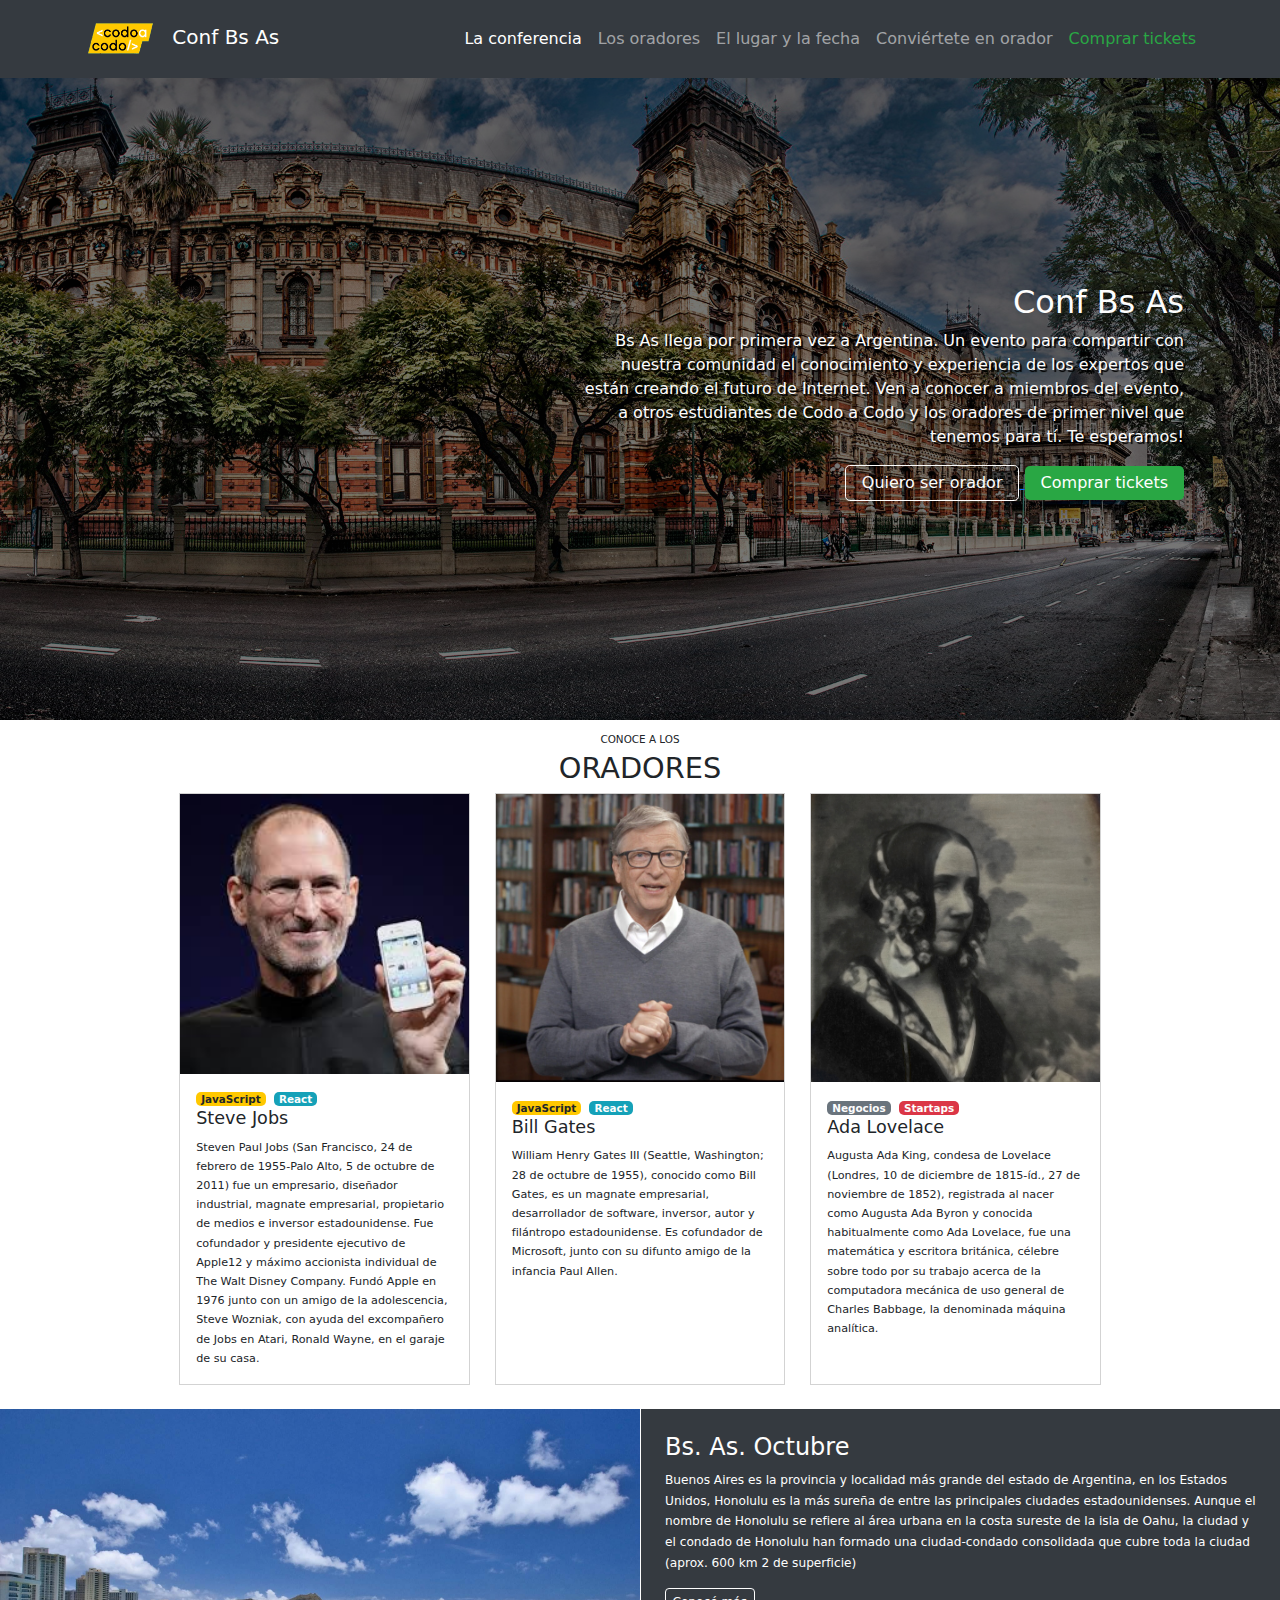
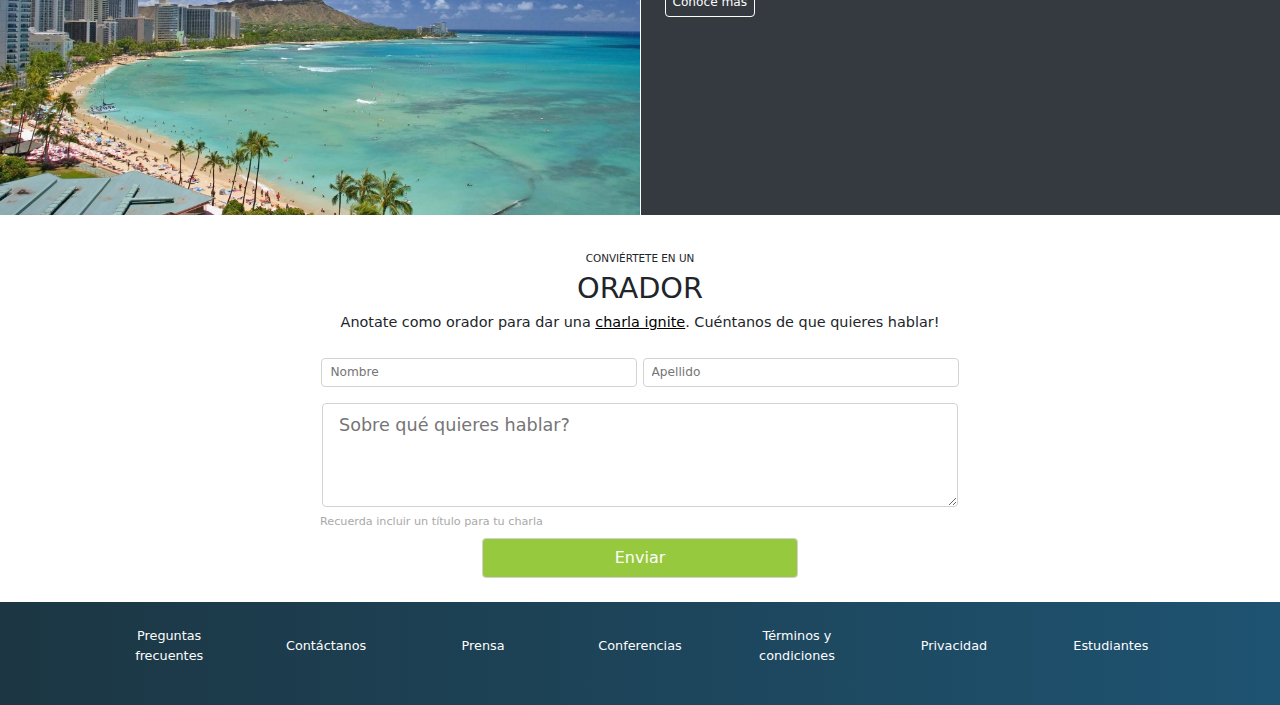
<file: index.html>
<!DOCTYPE html>
<html lang="es" style="">
   
    <head>
        <meta http-equiv="content-type" content="text/html; charset=UTF-8">
        <meta charset="UTF-8">
        <meta name="viewport" content="width=device-width, initial-scale=1.0">
        <link rel="icon" type="image/png" href="img/bsasicon.png">
        <link href="/bootstrap.min.css" rel="stylesheet" integrity="sha384-GLhlTQ8iRABdZLl6O3oVMWSktQOp6b7In1Zl3/Jr59b6EGGoI1aFkw7cmDA6j6gD" crossorigin="anonymous">
        <link rel="stylesheet" href="/styles.css">
        <title>Conf Bs As - Codo a Codo</title>
        <link rel="stylesheet" type="text/css">
    </head>
   
    <body>
        <menu class="container-fluid m-auto p-0">
            <nav class="navbar navbar-expand-lg navbar-dark">
               
                <div class="container-fluid">
                    <a class="navbar-brand" href="#">
                        <img
                            src="img/codoacodo.png"
                            alt=""
                            width="90"
                            class="d-inline-block align-text-middle"
                        > Conf Bs As
                    </a>
                    <button class="navbar-toggler"
                        type="button"
                        data-bs-toggle="collapse"
                        data-bs-target="#navbarNavAltMarkup"
                        aria-controls="navbarNavAltMarkup"
                        aria-expanded="false"
                        aria-label="Toggle navigation"
                    >
                        <span class="navbar-toggler-icon"></span>
                    </button>
                   
                    <div class="collapse justify-content-end navbar-collapse" id="navbarNavAltMarkup">
                        <div class="navbar-nav">
                            <a class="nav-link active" aria-current="page" href="#">La conferencia</a>
                            <a class="nav-link" href="#oradores">Los oradores</a>
                            <a class="nav-link" href="#fecha">El lugar y la fecha</a>
                            <a class="nav-link" href="#form">Conviértete en orador</a>
                            <a class="nav-link nav-link__direct" href="#ticket">Comprar tickets</a>
                        </div>
                    </div>

                </div>
            </nav>

        </menu>

        <main>

            <header>
                <div class="text container-fluid">
                    <div class="hero">
                        <h2>Conf Bs As</h2>
                        <p>
                            Bs As llega por primera vez a Argentina. Un evento para compartir con nuestra comunidad el conocimiento y
            experiencia de los expertos que están creando el futuro de Internet. Ven a conocer a miembros del evento, a
            otros estudiantes de Codo a Codo y los oradores de primer nivel que tenemos para tí. Te esperamos!
                        </p>
                    </div>
                    <div class="btns">
                        <a href="#form">
                            <button class="btn__quiero">Quiero ser orador</button>
                        </a>
                        <a href="#ticket">
                            <button class="btn__comprar">Comprar tickets</button>
                        </a>
                    </div>
                </div>
                <img class="img__header" src="img/ba1.jpg" width="100%"    alt="Palacio Obras Sanitarias" >
            </header>
           
            <span class="link" id="oradores"></span>
            <section class="oradores">
                <h6>conoce a los</h6>
                <h3>oradores</h3>
                <div class="grid__oradores">
                    <div class="orador">
                        <img src="img/steve.jpg" alt="">
                        <h6>
                            <span class="js">JavaScript</span>
                            <span class="react">React</span>
                        </h6>
                        <div class="oradores__detalle">
                            <h5>Steve Jobs</h5>
                            <p>
                              Steven Paul Jobs (San Francisco, 24 de febrero de 1955-Palo Alto, 5 de octubre de 2011) fue un empresario, diseñador industrial, magnate empresarial, propietario de medios e inversor estadounidense. Fue cofundador y presidente ejecutivo de Apple12​ y máximo accionista individual de The Walt Disney Company. Fundó Apple en 1976 junto con un amigo de la adolescencia, Steve Wozniak, con ayuda del excompañero de Jobs en Atari, Ronald Wayne, en el garaje de su casa.
                            </p>
                        </div>
                    </div>
                    <div class="orador">
                        <img src="img/bill.jpg" alt="">
                        <h6>
                            <span class="js">JavaScript</span>
                            <span class="react">React</span>
                        </h6>
                        <div class="oradores__detalle">
                            <h5>Bill Gates</h5>
                            <p>
                              William Henry Gates III (Seattle, Washington; 28 de octubre de 1955), conocido como Bill Gates, es un magnate empresarial, desarrollador de software, inversor, autor y filántropo estadounidense. Es cofundador de Microsoft, junto con su difunto amigo de la infancia Paul Allen.
                            </p>
                            <p></p>
                        </div>
                    </div>
                    <div class="orador">
                        <img src="img/ada.jpeg" alt="">
                        <h6>
                            <span class="ng">Negocios</span>
                            <span class="st">Startaps</span>
                        </h6>
                        <div class="oradores__detalle">
                            <h5>Ada Lovelace</h5>
                            <p>
                              Augusta Ada King, condesa de Lovelace (Londres, 10 de diciembre de 1815-íd., 27 de noviembre de 1852), registrada al nacer como Augusta Ada Byron y conocida habitualmente como Ada Lovelace, fue una matemática y escritora británica, célebre sobre todo por su trabajo acerca de la computadora mecánica de uso general de Charles Babbage, la denominada máquina analítica.
                            </p>
                        </div>
                    </div>
                </div>
            </section>
            <span class="link" id="fecha"></span>
           
            <section class="container-fluid row mx-0 p-0">
                <div class="imagen__baires m-0 px-0 py-4 col-12 col-lg-6">
                    <img src="img/honolulu.jpg" width="100%" alt="">
                </div>
                <div class="textos__baires col-md-12 col-lg-6 my-4 p-4">
                    <h4>Bs. As. Octubre</h4>
                    <p>
                        Buenos Aires es la provincia y localidad más grande del estado de Argentina, en los Estados Unidos, Honolulu
                        es la más sureña de entre las principales ciudades estadounidenses. Aunque el nombre de Honolulu se refiere al
                        área urbana en la costa sureste de la isla de Oahu, la ciudad y el condado de Honolulu han formado una
                        ciudad-condado consolidada que cubre toda la ciudad (aprox. 600 km 2 de superficie)
                    </p>
                    <a href="#">Conocé más</a>
                </div>
            </section>
           
            <span class="link" id="form"></span>
            <section class="formulario">
                <h6>conviértete en un</h6>
                <h3>orador</h3>
                <p>Anotate como orador para dar una
                    <a href="#">charla ignite</a>. Cuéntanos de que quieres hablar!
                </p>
                <form method="POST" action="">
                    <input
                        type="text"
                        name="nombre"
                        id="nombre"
                        placeholder="Nombre"
                        required=""
                    >
                    <input
                        type="text"
                        name="apellido"
                        id="apellido"
                        placeholder="Apellido"
                        required=""
                    >
                    <textarea name="textarea" id="comentario" placeholder="Sobre qué quieres hablar?"></textarea>
                    <span class="form__nota">Recuerda incluir un título para tu charla</span>
                    <input id="submit" type="submit" value="Enviar">
                </form>
            </section>

        </main>
        
        <footer class="container-fluid py-4">
            <div class="row">
                <span class="col"></span>
                <ul class="list-inline col-10 text-center">
                    <li class="list-inline-item col">
                        <a href="#">Preguntas frecuentes</a>
                    </li>
                    <li class="list-inline-item col">
                        <a href="#">Contáctanos</a>
                    </li>
                    <li class="list-inline-item col">
                        <a href="#">Prensa</a>
                    </li>
                    <li class="list-inline-item col">
                        <a href="#">Conferencias</a>
                    </li>
                    <li class="list-inline-item col">
                        <a href="#">Términos y condiciones</a>
                    </li>
                    <li class="list-inline-item col">
                        <a href="#">Privacidad</a>
                    </li>
                    <li class="list-inline-item col">
                        <a href="#">Estudiantes</a>
                    </li>
                </ul>
                <span class="col"></span>
            </div>
        </footer>

    </body>
</html>
</file>
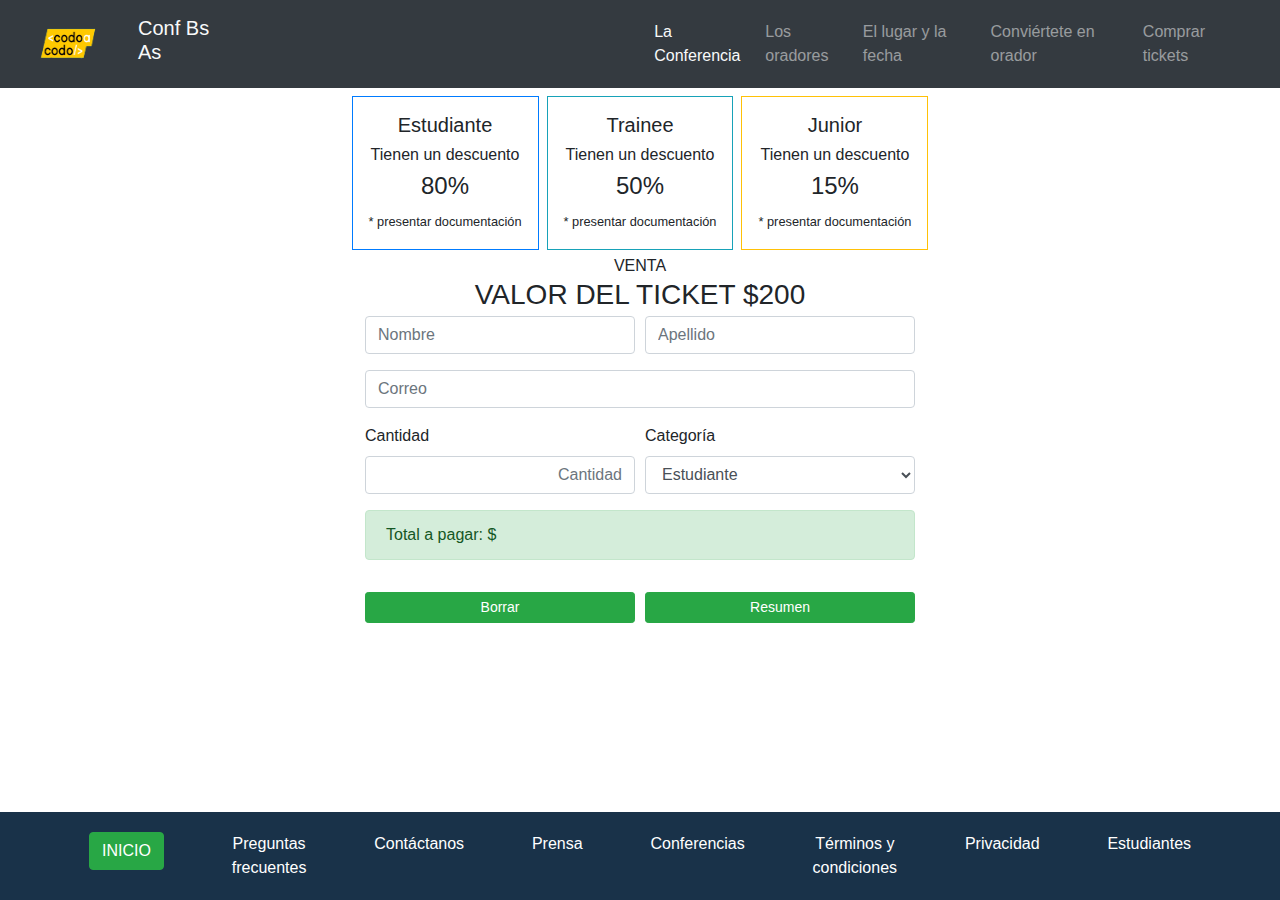
<file: ComprarTickets/ComprarTickets.html>
<!DOCTYPE html>
<html lang="en"><head>
<meta http-equiv="content-type" content="text/html; charset=UTF-8">
    <meta charset="UTF-8">
    <meta http-equiv="X-UA-Compatible" content="IE=edge">
    <meta name="viewport" content="width=device-width, initial-scale=1.0">
    
    <link rel="stylesheet" href="/ComprarTickets/bootstrap.min.css" integrity="sha384-Gn5384xqQ1aoWXA+058RXPxPg6fy4IWvTNh0E263XmFcJlSAwiGgFAW/dAiS6JXm" crossorigin="anonymous">
    <script src="/ComprarTickets/jquery-3.2.1.slim.min.js" integrity="sha384-KJ3o2DKtIkvYIK3UENzmM7KCkRr/rE9/Qpg6aAZGJwFDMVNA/GpGFF93hXpG5KkN" crossorigin="anonymous"></script>
    <script src="/ComprarTickets/popper.min.js" integrity="sha384-ApNbgh9B+Y1QKtv3Rn7W3mgPxhU9K/ScQsAP7hUibX39j7fakFPskvXusvfa0b4Q" crossorigin="anonymous"></script>
    <script src="/ComprarTickets/bootstrap.min.js" integrity="sha384-JZR6Spejh4U02d8jOt6vLEHfe/JQGiRRSQQxSfFWpi1MquVdAyjUar5+76PVCmYl" crossorigin="anonymous"></script>

    <link rel="stylesheet" href="/ComprarTickets/tpintegrador01js.js">

    <script type="text/javascript" src="/ComprarTickets/tpintegrador01js.js"></script>
    
    <title>Codo a Codo 2022</title>
</head>
<body>
    <header>
        <div class="container-fluid me-0 ms-0 p-0 fixed-top">
            <nav class="navbar navbar-expand-lg navbar-dark bg-dark navbar-wrapper justify-content-between">
                <div class="container-fluid">
                    <p></p>
                    <a class="navbar-brand" href="/index.html"><img src="/ComprarTickets/codoacodo.png" width="75px" height="50px"></a>
                    <a class="nav-link h5 text-light" href="#">Conf Bs As</a>
                    <button class="navbar-toggler" type="button" data-bs-toggle="collapse" data-bs-target="#navbarSupportedContent" aria-controls="navbarSupportedContent" aria-expanded="false" aria-label="Toggle navigation">
                        <span class="navbar-toggler-icon"></span>
                    </button>
                    <div class="collapse navbar-collapse" id="navbarSupportedContent">
                        <ul class="navbar-nav ms-auto mb-2 mb-lg-0">
                            <li class="nav-item">
                                <a class="nav-link text-light h7" href="#">                        </a>
                            </li>
                            <li class="nav-item">
                                <a class="nav-link text-light h7" href="#">La Conferencia</a>
                            </li>
                            <li class="nav-item">
                                <a class="nav-link h7" href="#">Los oradores</a>
                            </li>
                            <li class="nav-item">
                                <a class="nav-link h7" href="#">El lugar y la fecha</a>
                            </li>
                            <li class="nav-item">
                                <a class="nav-link h7" href="#">Conviértete en orador</a>
                            </li>
                            <li class="nav-item">
                                <a class="nav-link h7" href="#"><span class="textoVerde">Comprar tickets</span></a>
                            </li>
                        </ul>
                    </div>
                </div>
            </nav>
        </div>
    </header>

    <br><br><br><br>
    <section>
          <div class="nav justify-content-center">
               <div class="p-3 mr-1 ml-1 text-center border bg-none border-primary">
                    <p class="h5">Estudiante</p>
                    <p class="h6">Tienen un descuento</p>
                    <p class="h4">80%</p>
                    <small>* presentar documentación</small>
               </div>
               <div class="gx-4"></div>
               <div class="p-3 mr-1 ml-1 text-center border bg-none border-info">
                    <p class="h5">Trainee</p>
                    <p class="h6">Tienen un descuento</p>
                    <p class="h4">50%</p>
                    <small>* presentar documentación</small>
                </div>
                <div class="p-3 mr-1 ml-1 text-center border bg-none border-warning">
                        <p class="h5">Junior</p>
                        <p class="h6">Tienen un descuento</p>
                        <p class="h4">15%</p>
                        <small>* presentar documentación</small>
                </div>
          </div>
    </section>

    <div class="container-fuid text-center p-1">
        <span>VENTA</span><br>
        <span class="h3">VALOR DEL TICKET $200</span>
    </div>

    <div class="container">
        <form>
            <div class="form-row justify-content-center">
                <div class="form-group col-md-3">
                    <input type="text" class="form-control" id="inputNombre" placeholder="Nombre">
                </div>
                <div class="form-group col-md-3">
                    <input type="text" class="form-control" id="inputApellido" placeholder="Apellido">
                </div>
            </div>
            <div class="form-row justify-content-center">
                <div class="form-group col-md-6">
                    <input type="email" class="form-control" id="inputCorreo" placeholder="Correo">
                </div>
            </div>
            <div class="form-row justify-content-center">
                <div class="form-group col-md-3">
                    <label for="inputCantidad">Cantidad</label>
                    <input type="text" class="form-control text-right" id="inputCantidad" placeholder="Cantidad">
                </div>
                <div class="form-group col-md-3">
                    <label for="selectCategoria">Categoría</label>
                    <select class="form-control" id="selectCategoria">
                        <option selected="selected">Estudiante</option>
                        <option>Trainee</option>
                        <option>Junior</option>
                    </select>
                </div>
            </div>
            <div class="form-row justify-content-center">
                <div class="form-group col-md-6">
                    <div class="alert alert-success" role="alert">
                        <span id="totalAPagar">Total a pagar: $</span>
                    </div>
                </div>
            </div>
            <div class="form-row justify-content-center">
                <div class="form-group col-md-3 justify-content-center">
                    <button type="reset" class="btn btn-success btn-sm container bg-lima br-lima" onclick="fnBorrarForm();">
                        Borrar
                    </button>
                </div>
                <div class="form-group col-md-3">
                    <button type="button" class="btn btn-success btn-sm container bg-lima br-lima" onclick="fnCalcular();">
                        Resumen
                    </button>
                </div>
            </div>
        </form>
    </div>

    <!-- <section class=""> -->
        <!-- <a class="btn btn-success" href="../index.html" >INICIO</a> -->
        <br><br><br><br>
        
        <footer class="fixed-bottom text-center text-white" style="background-color: #193249;">
            <div class="container p-1 pb-0">
                <section class="">
                    <p class="d-flex justify-content-center align-items-center">
                        </p><div class="container">
                            <div class="row row-cols-12">
                                <div class="col mt-0">
                                    <span class="me-0"><a class="btn btn-success" href="/">INICIO</a></span>
                                </div>
                                <div class="col mt-0">
                                    <span class="me-0"><a href="#" class="h7" style="color: white;"></a></span>
                                </div>
                                <div class="col mt-0">
                                    <span class="me-0"><a href="#" class="h7" style="color: white;">Preguntas frecuentes</a></span>
                                </div>
                                <div class="col mt-0">
                                    <span class="me-0"><a href="#" class="h7" style="color: white;"></a></span>
                                </div>
                                <div class="col mt-0">
                                    <span class="me-0"><a href="#" class="h7" style="color: white;">Contáctanos</a></span>
                                </div>
                                <div class="col mt-0">
                                    <span class="me-0"><a href="#" class="h7" style="color: white;"></a></span>
                                </div>
                                <div class="col mt-0">
                                    <span class="me-0"><a href="#" class="h7" style="color: white;">Prensa</a></span>
                                </div>
                                <div class="col mt-0">
                                    <span class="me-0"><a href="#" class="h7" style="color: white;"></a></span>
                                </div>
                                <div class="col mt-0">
                                    <span class="me-0"><a href="#" class="h7" style="color: white;">Conferencias</a></span>
                                </div>
                                <div class="col mt-0">
                                    <span class="me-0"><a href="#" class="h7" style="color: white;"></a></span>
                                </div>
                                <div class="col mt-0">
                                    <span class="me-0"><a href="#" class="h7" style="color: white;">Términos y condiciones</a></span>
                                </div>
                                <div class="col mt-0">
                                    <span class="me-0"><a href="#" class="h7" style="color: white;"></a></span>
                                </div>
                                <div class="col mt-0">
                                    <span class="me-0"><a href="#" class="h7" style="color: white;">Privacidad</a></span>
                                </div>
                                <div class="col mt-0">
                                    <span class="me-0"><a href="#" class="h7" style="color: white;"></a></span>
                                </div>
                                <div class="col mt-0">
                                    <span class="me-0"><a href="#" class="h7" style="color: white;">Estudiantes</a></span>
                                </div>
                            </div>
                        </div>
                    <p></p>
                </section>
            </div>
        </footer>
    <!-- </section> -->
    <!-- <br><br><br>
    <footer class="fixed-bottom">
        <br><br>
        <a class="btn btn-success" href="index.html" >INICIO</a>
    </footer> -->

    <!-- <script src="https://cde.jquery.com/jquery-3.3.1.min.js"></script>
    <script src="scripts.js"></script> -->

    <!-- JS
        Many of our components require the use of JavaScript to function. Specifically, they require our own JavaScript plugins and Popper.
        Place one of the following <script>s near the end of your pages, right before the closing </body> tag, to enable them.
    -->
    <!-- Bundle
        Include every Bootstrap JavaScript plugin and dependency with one of our two bundles. Both bootstrap.bundle.js and bootstrap.bundle.min.js include Popper for our tooltips and popovers.
        For more information about what’s included in Bootstrap, please see our contents section.
    -->
    <!-- <script src="https://cdn.jsdelivr.net/npm/bootstrap@5.1.3/dist/js/bootstrap.bundle.min.js" integrity="sha384-ka7Sk0Gln4gmtz2MlQnikT1wXgYsOg+OMhuP+IlRH9sENBO0LRn5q+8nbTov4+1p" crossorigin="anonymous"></script> -->
    <!-- Separate
    If you decide to go with the separate scripts solution, Popper must come first (if you’re using tooltips or popovers), and then our JavaScript plugins. -->
    <!-- <script src="https://cdn.jsdelivr.net/npm/@popperjs/core@2.10.2/dist/umd/popper.min.js" integrity="sha384-7+zCNj/IqJ95wo16oMtfsKbZ9ccEh31eOz1HGyDuCQ6wgnyJNSYdrPa03rtR1zdB" crossorigin="anonymous"></script> -->
    <script src="/ComprarTickets/bootstrap.min_002.js" integrity="sha384-QJHtvGhmr9XOIpI6YVutG+2QOK9T+ZnN4kzFN1RtK3zEFEIsxhlmWl5/YESvpZ13" crossorigin="anonymous"></script>


</body></html>
</file>
<file: styles.css>
:root {
  scroll-behavior: smooth;
  --gray: rgb(53, 58, 64);
  --green: rgb(41, 167, 68);
  --white: rgb(253, 253, 253);
  --darkgreen: rgba(28, 54, 67, 1);
  --lightgreen: rgba(30, 83, 113, 1);
}

*,
*::before,
*::after {
  box-sizing: border-box;
}

* {
  margin: 0;
  padding: 0;
}

html {
  scroll-behavior: smooth;
}

.navbar {
  width: 100%;
  position: fixed;
  z-index: 300;
  background-color: var(--gray);
}

.nav-link__direct {
  color: var(--green);
}

header {
  display: flex;
  justify-content: center;
  position: relative;
}

.text {
  display: flex;
  flex-direction: column;
  align-items: flex-end;
  justify-content: center;
  height: 100%;
  background-color: rgba(2, 2, 2, 0.541);
  position: absolute;
  width: 100%;
  margin: 0;

}

h2 {
  color: var(--white);
  text-align: right;
}

h3 {
  font-size: 1.8rem;
  text-transform: uppercase;
  text-align: center;
  line-height: 1.1;
}

h5 {
  font-size: 1.1rem;
}

h6 {
  text-align: center;
  text-transform: uppercase;
  font-size: .65rem;
  margin-top: .8rem;
}

.hero p {
  color: var(--white);
  text-align: right;
  width: 100%;
  max-width: 600px;
  text-shadow: 2px 2px 0.8px rgb(0, 0, 0);
}

.btn__quiero {
  color: var(--white);
  background-color: transparent;
  border: 1px solid var(--white);
  border-radius: .3rem;
  padding: .3rem 1rem;
}

.btn__quiero:hover {
  color: rgb(0, 0, 0);
  background-color: var(--white);
  transition: all .5s ease;
}

.btn__comprar {
  color: black;
  background-color: var(--green);
  border: none;
  color: white;
}

.btn__comprar:hover {
  background-color: darkgreen;
  transition: all .5s ease;
}

.btn__quiero,
.btn__comprar {
  border-radius: .3rem;
  padding: .3rem 1rem;
}

.oradores__detalle {
  padding: 0 1rem;
}

.oradores__detalle p {
  font-size: .7rem;
  line-height: 1.2rem;
}

.orador img {
  width: 100%;
}

.orador {
  border: 1px solid lightgray;
}

.orador h6 {
  text-align: left;
  margin: 1.2rem 0 .2rem 1rem;
}

h6 .js,
h6 .react,
h6 .ng,
h6 .st {
  text-transform: none;
  font-weight: 900;
  margin-right: 5px;
  padding: 1px 5px;
  border-radius: 5px;
  justify-content: flex-start;
}

h6 .js {
  background-color: #ffc800;
}

h6 .react {
  background-color: rgb(21, 161, 184);
  color: var(--white);
}

h6 .ng {
  background-color: rgb(106, 116, 125);
  color: var(--white);
}

h6 .st {
  color: var(--white);
  background-color: rgb(219, 54, 70);
}

.textos__baires {
  background-color: var(--gray);
  color: var(--white);
}

.textos__baires p {
  font-size: .76rem;
  line-height: 1.3rem;
}

.textos__baires a {
  color: var(--white);
  text-decoration: none;
  font-size: .76rem;
  padding: .4rem;
  border-radius: 4px;
  border: 1px solid var(--white);
}

.formulario {
  padding: 0 3rem 1rem;
  display: flex;
  flex-direction: column;
  align-items: center;
  margin: auto;
}

.formulario p {
  text-align: center;
  font-size: .9rem;
}

.formulario p a {
  color: black;
}

.formulario p a:hover {
  color: var(--green)
}

form {
  text-align: center;
}

input,
select,
textarea {
  border: 1px solid lightgrey;
  border-radius: 4px;
  width: 100%;
}

label {
  font-size: .9rem;
}

input#email {
  width: 100%;
}

input,
select {
  margin: .5rem 0;
  height: 1.8rem;
  padding: 0 .5rem;
  font-size: .76rem;
}

textarea {
  margin-top: .5rem;
  height: 6.5rem;
  font-size: 1.1rem;
  padding: .5rem 1rem;
}

.form-btns,
.form-row {
  display: flex;
  justify-content: space-between;
}

.form__rows {
  display: flex;
  justify-content: space-between;
  text-align: left;
  font-size: 1rem;
}

p.salida {
  display: flex;
  align-items: flex-start;
  background-color: rgb(204, 229, 255);
  padding: 10px 20px;
  margin-top: 25px;
  font-size: 1rem;
}

#submit,
#resetBtn,
#resumenBtn {
  color: var(--white);
  background-color: rgb(150, 201, 62);
  height: 2.5rem;
  font-size: 1rem;
}

#submit:hover,
#resetBtn:hover,
#resumenBtn:hover {
  background-color: var(--gray);
  transition: all .5s ease-in-out;
}

.form__nota {
  display: block;
  font-size: .7rem;
  text-align: left;
  color: darkgray;
}

.grid__tickets {
  display: grid;
  width: 100%;
  max-width: 640px;
  grid-template-columns: repeat(3, 1fr);
  grid-gap: 5px;
  margin-top: 40px;
}

.box__ticket {
  padding: 20px 10px;
  text-align: center;
  background-color: white;
  transition: all .2s ease;
}

.button-active {
  filter: drop-shadow(0px 5px 3px lightgray);
  transform: scaleY(105%);
  background-color: rgba(245, 245, 245, 0.082);
}

.box__ticket.blue {
  border: 1px solid rgb(52, 156, 254);
  border-radius: 2px;
}

.box__ticket.blue:hover {
  outline: 1px solid rgb(52, 156, 254);
}

.box__ticket.green {
  border: 1px solid rgb(38, 181, 42);
  border-radius: 2px;
}

.box__ticket.green:hover {
  outline: 1px solid rgb(38, 181, 42);
}

.box__ticket.orange {
  border: 1px solid rgb(255, 187, 0);
  border-radius: 2px;
}

.box__ticket.orange:hover {
  outline: 1px solid rgb(255, 187, 0);
}

.box__ticket h6 {
  text-transform: lowercase;
  font-size: .8rem;
  font-weight: 400;
}

.box__ticket h5 {
  font-size: 1rem;
  font-weight: bold;
}

.box__ticket h4 {
  font-size: 1.2rem;
}

.box__ticket p {
  font-size: 1rem;
}

footer {
  background: rgb(28, 54, 67);
  background: linear-gradient(90deg, var(--darkgreen) 0%, var(--lightgreen) 100%);
  min-height: 5.2rem;
}

footer ul {
  display: flex;
  align-items: center;
  flex-wrap: wrap;
  gap: 3rem;
}

footer li {
  list-style: none;
  font-size: .8rem;
}

footer li a {
  text-decoration: none;
  color: var(--white);
}

.popup {
  position: fixed;
  display: flex;
  align-items: center;
  justify-content: center;
  top: 50%;
  left: 50%;
  width: 86%;
  max-width: 640px;
  height: 60%;
  opacity: 95%;
  transform: translate(-50%, -50%);
  background-color: var(--gray);
  color: var(--white);
  font-size: 20px;
  outline: 10px solid var(--white);
  white-space: pre-line;
  text-align: center;
  z-index: 9999;
}

main.listado {
  width: 100%;
  min-height: 100vh;
  padding-top: 100px;
}

.listado h2 {
  color: var(--gray);
  text-align: center;
}

button.login {
  background-color: transparent;
  border: none;
  padding-left: 10px;
  color: var(--white);
}

button.login:hover {
  color: greenyellow;
}

.popup__login {
  display: flex;
  flex-direction: column;
  align-items: center;
  justify-content: center;
  width: 400px;
  height: 400px;
  margin: auto;
  border: 1px solid var(--green);
  border-radius: 5px;
  padding: 30px;
  visibility: hidden;
}

.form-group {
  display: flex;
  flex-direction: column;
  width: 300px;
  margin: auto;
  align-items: center;
}

@media (max-width: 375px) {

  .btn__comprar,
  .btn__quiero {
    display: inline;
    padding: 5px;
    font-size: 12px;
  }
}

@media (min-width: 376px) {}

@media (max-width: 567px) {

  form {
    width: 100%;
  }

  input,
  select {
    display: block;
    width: 100%;
  }

  label {
    display: none;
  }

  .grid__tickets {
    grid-template-columns: 1fr;
  }

  .navbar {
    padding: .25rem;
  }
}

@media (min-width: 568px) {

  .navbar {
    padding: .25rem 5%;
  }

  form {
    width: 90%;
  }

  input,
  select,
  label {
    display: inline;
    width: calc(50% - 4px);
  }
}

@media (max-width: 775px) {
  header {
    height: 100vh;
    background-image: url("img/ba1.jpg");
    background-position: bottom center;
    background-size: cover;
  }

  .hero p,
  h2,
  .btns {
    padding: 0 2rem;
  }

  .img__header {
    display: none;
  }

  .grid__oradores {
    min-width: 240px;
    max-width: 60%;
    display: grid;
    grid-template-columns: repeat(1, 1fr);
    grid-gap: 20px;
    margin: auto;
  }
}

@media (min-width: 776px) {
  .hero {
    padding: 4rem 0 0;
  }

  .text {
    align-items: flex-end;
    padding: 6rem;
  }

  .hero p,
  h2 {
    text-align: right;
  }

  .grid__oradores {
    width: 72%;
    display: grid;
    grid-template-columns: repeat(3, 1fr);
    grid-gap: 25px;
    margin: 0 auto;
  }

  form {
    width: 640px;
  }
}

@media (max-width: 1124px) {
  html {
    scroll-padding: 65px;
  }

  .imagen__baires {
    margin-bottom: 0 !important;
    padding-bottom: 0 !important;
  }

  .textos__baires {
    margin: 0 !important;
  }

  footer ul {
    gap: .6rem;
  }
}

@media (min-width: 992px) {
  html {
    scroll-padding: 0px;
  }

  .navbar {
    padding: .5rem 5%;
  }

  textarea {
    width: calc(100% - 4px);
  }

  .textos__baires {
    border-left: 1px solid var(--white)
  }

  #oradores,
  #fecha,
  #form {
    background-color: transparent;
    position: relative;
  }

  #oradores {
    top: -80px;
  }

  #fecha,
  #form {
    top: -54px;
  }
}
</file>
